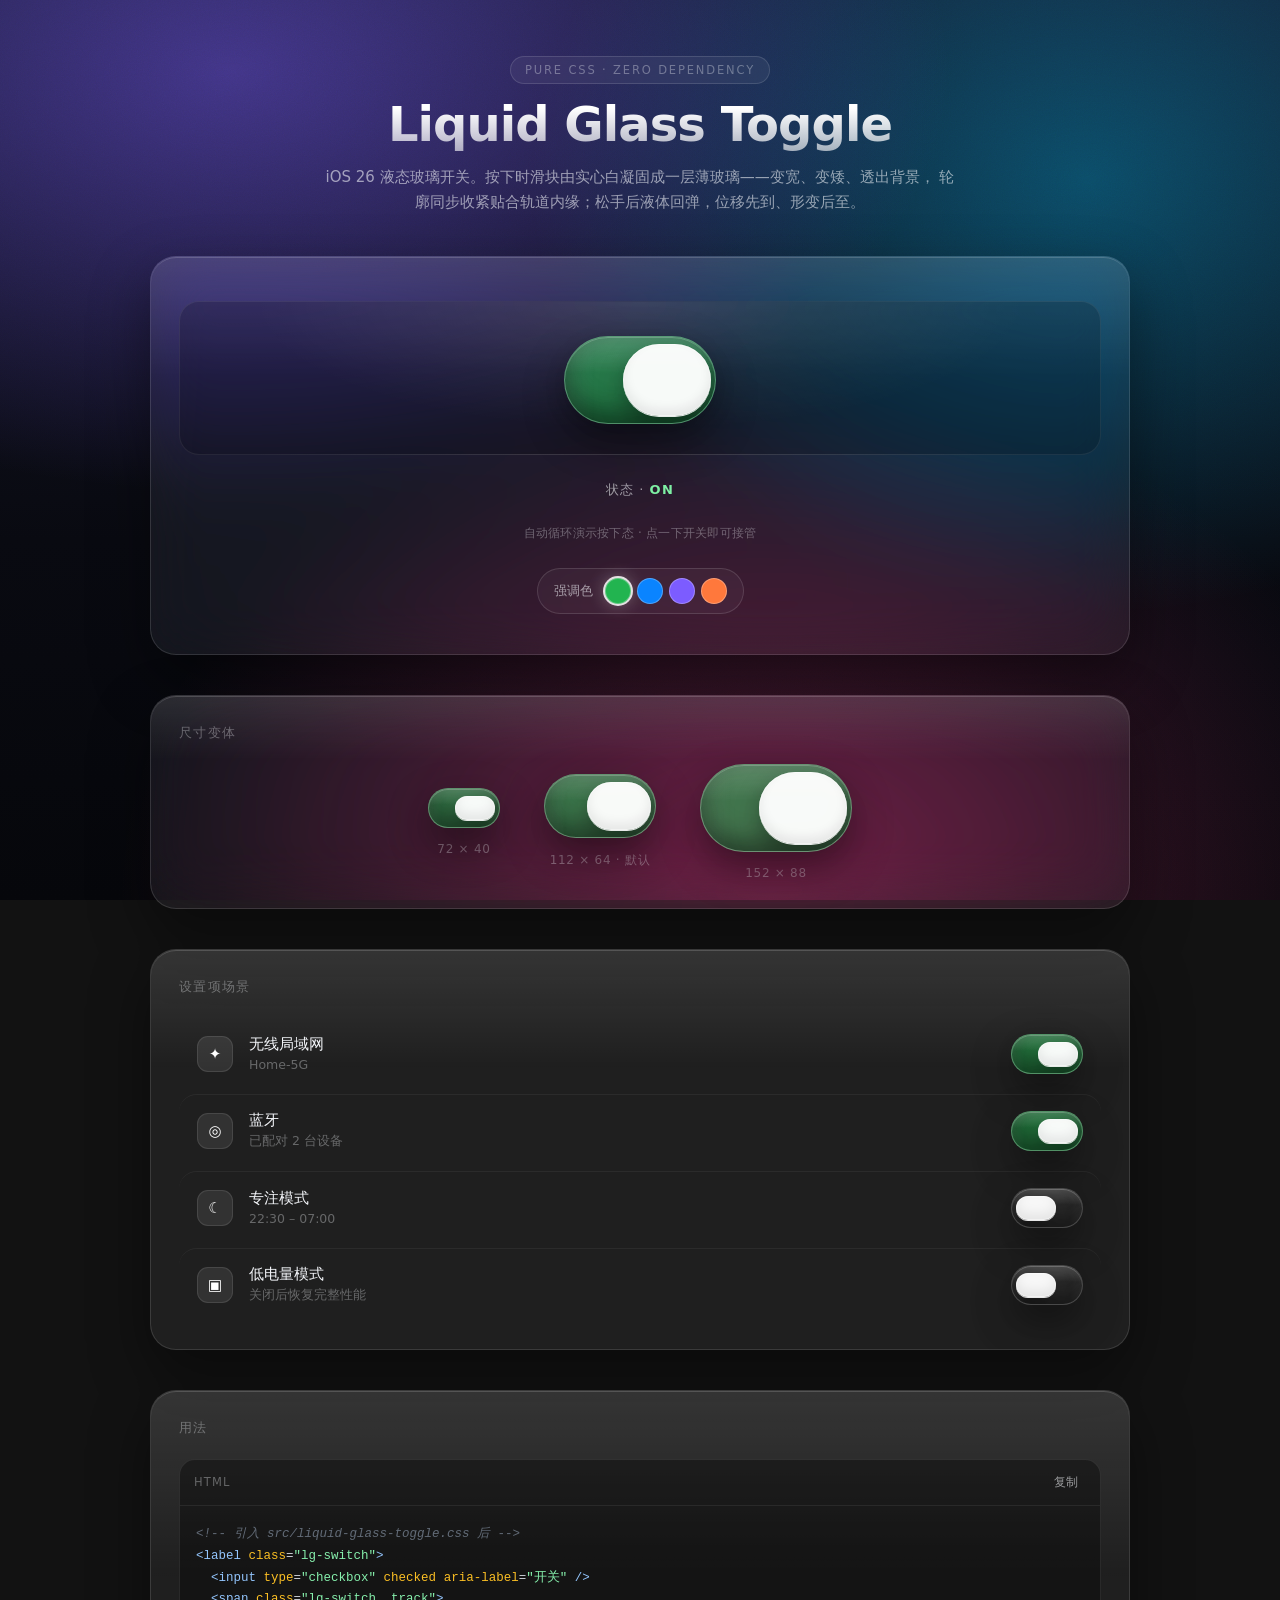
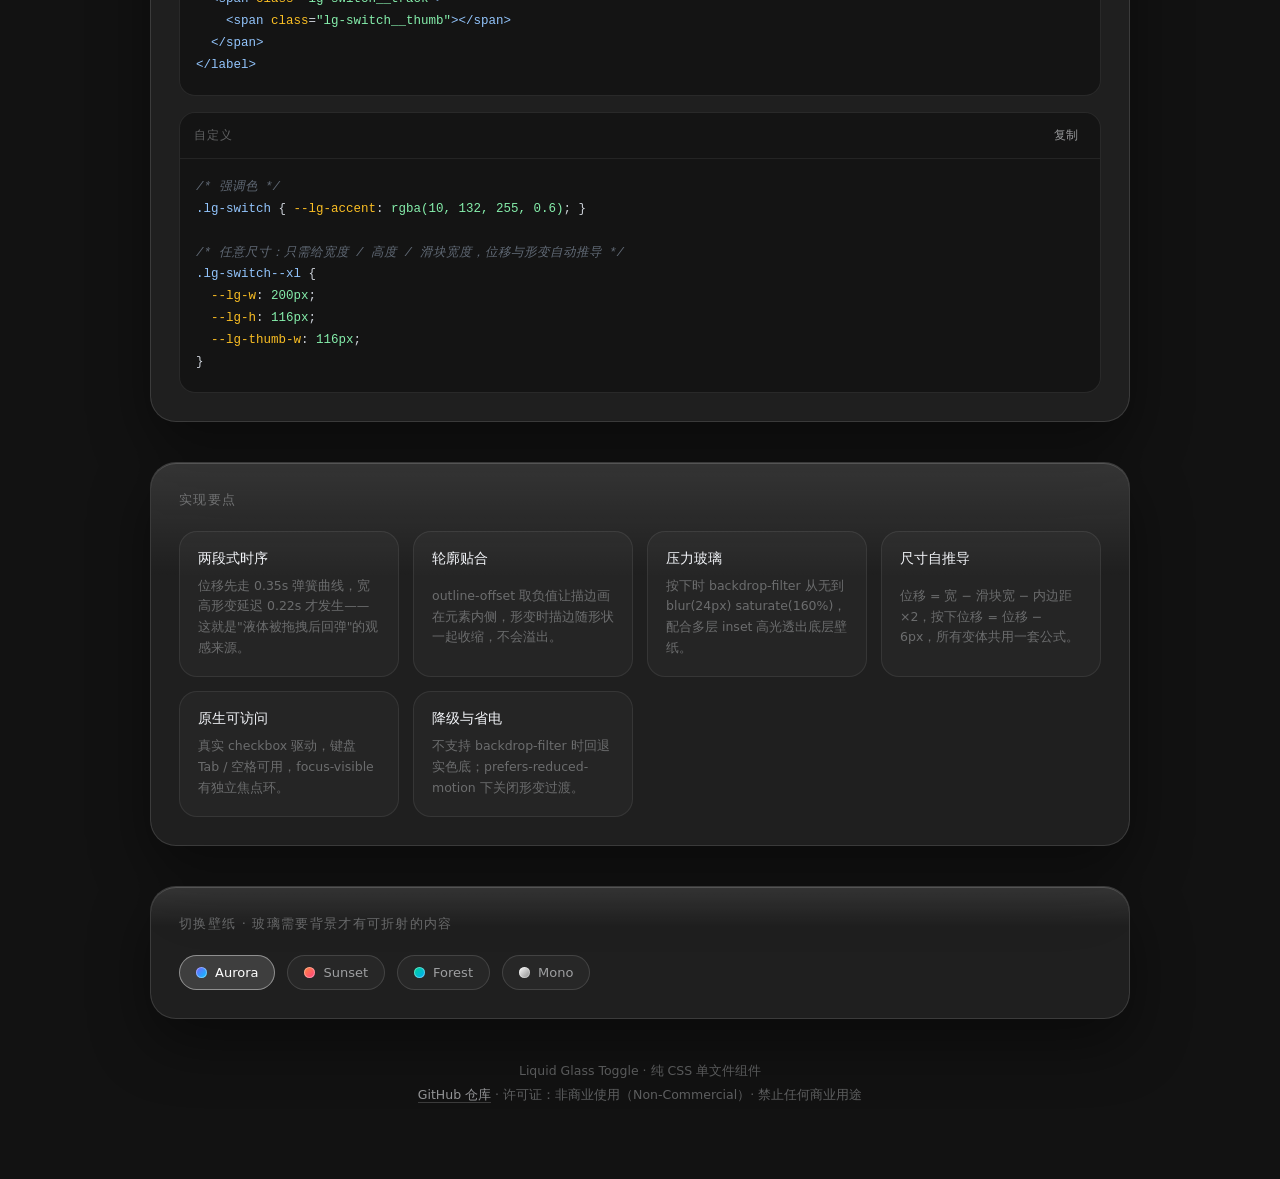
<file: index.html>
<!DOCTYPE html>
<html lang="zh-CN">
<head>
<meta charset="UTF-8" />
<meta name="viewport" content="width=device-width, initial-scale=1.0" />
<title>Liquid Glass Toggle — iOS 26 液态玻璃开关</title>
<meta name="description" content="纯 CSS 实现的 iOS 26 液态玻璃开关：按下时滑块液化收缩、玻璃化，并贴合轨道内边缘。零依赖，可键盘操作。" />
<meta name="theme-color" content="#090a0d" />
<link rel="stylesheet" href="src/liquid-glass-toggle.css" />
<style>
  *, *::before, *::after { margin: 0; padding: 0; box-sizing: border-box; }

  :root {
    color-scheme: dark;
    --ink: #f4f6fa;
    --muted: rgba(244, 246, 250, 0.58);
    --faint: rgba(244, 246, 250, 0.34);
    --glass: rgba(255, 255, 255, 0.055);
    --glass-strong: rgba(255, 255, 255, 0.09);
    --stroke: rgba(255, 255, 255, 0.13);
    --radius: 26px;
    --wp: radial-gradient(1200px 700px at 18% 8%, rgba(124, 92, 255, 0.45), transparent 60%),
          radial-gradient(900px 700px at 85% 20%, rgba(0, 200, 255, 0.32), transparent 62%),
          radial-gradient(1000px 800px at 60% 100%, rgba(255, 72, 148, 0.3), transparent 65%),
          linear-gradient(180deg, #14172a 0%, #080910 60%, #05060a 100%);
  }

  body[data-wp="sunset"] {
    --wp: radial-gradient(900px 700px at 12% 12%, rgba(255, 138, 61, 0.5), transparent 60%),
          radial-gradient(1000px 800px at 92% 18%, rgba(255, 61, 129, 0.42), transparent 62%),
          radial-gradient(900px 700px at 50% 105%, rgba(80, 60, 200, 0.42), transparent 66%),
          linear-gradient(180deg, #2a1220 0%, #120a12 60%, #070508 100%);
  }

  body[data-wp="forest"] {
    --wp: radial-gradient(1000px 700px at 15% 10%, rgba(0, 214, 143, 0.34), transparent 62%),
          radial-gradient(900px 800px at 88% 30%, rgba(0, 168, 255, 0.22), transparent 64%),
          radial-gradient(900px 700px at 45% 100%, rgba(120, 255, 190, 0.16), transparent 60%),
          linear-gradient(180deg, #0b1a16 0%, #06100d 60%, #040806 100%);
  }

  body[data-wp="mono"] {
    --wp: radial-gradient(900px 700px at 20% 10%, rgba(255, 255, 255, 0.14), transparent 62%),
          radial-gradient(800px 700px at 85% 22%, rgba(255, 255, 255, 0.09), transparent 62%),
          linear-gradient(180deg, #1a1c22 0%, #0b0c10 60%, #06070a 100%);
  }

  html { -webkit-text-size-adjust: 100%; }

  body {
    min-height: 100vh;
    font-family: -apple-system, BlinkMacSystemFont, "SF Pro Text", "Segoe UI",
                 "PingFang SC", "Microsoft YaHei", system-ui, sans-serif;
    color: var(--ink);
    background: var(--wp);
    background-attachment: fixed;
    transition: background 0.8s ease;
    padding: 56px 24px 72px;
    display: flex;
    flex-direction: column;
    align-items: center;
    gap: 40px;
    -webkit-font-smoothing: antialiased;
  }

  /* 细颗粒，让玻璃有可折射的细节 */
  body::after {
    content: "";
    position: fixed;
    inset: 0;
    pointer-events: none;
    opacity: 0.32;
    z-index: 0;
    background-image: url("data:image/svg+xml;utf8,%3Csvg xmlns='http://www.w3.org/2000/svg' width='160' height='160'%3E%3Cfilter id='n'%3E%3CfeTurbulence type='fractalNoise' baseFrequency='0.85' numOctaves='3'/%3E%3C/filter%3E%3Crect width='160' height='160' filter='url(%23n)' opacity='0.35'/%3E%3C/svg%3E");
    mix-blend-mode: overlay;
  }

  .shell { width: 100%; max-width: 980px; position: relative; z-index: 1; display: grid; gap: 40px; }

  /* ---------- 头部 ---------- */
  header { display: grid; gap: 14px; text-align: center; }

  .eyebrow {
    justify-self: center;
    font-size: 11.5px;
    letter-spacing: 0.16em;
    text-transform: uppercase;
    color: var(--faint);
    border: 1px solid var(--stroke);
    background: var(--glass);
    padding: 6px 14px;
    border-radius: 999px;
    backdrop-filter: blur(12px);
    -webkit-backdrop-filter: blur(12px);
  }

  h1 {
    font-size: clamp(30px, 6vw, 48px);
    line-height: 1.1;
    letter-spacing: -0.02em;
    font-weight: 600;
    background: linear-gradient(180deg, #ffffff 20%, rgba(255, 255, 255, 0.62) 100%);
    -webkit-background-clip: text;
    background-clip: text;
    color: transparent;
  }

  .sub { color: var(--muted); font-size: 15px; line-height: 1.7; max-width: 640px; justify-self: center; }

  /* ---------- 卡片 ---------- */
  .card {
    position: relative;
    border-radius: var(--radius);
    border: 1px solid var(--stroke);
    background: var(--glass);
    backdrop-filter: blur(28px) saturate(160%);
    -webkit-backdrop-filter: blur(28px) saturate(160%);
    box-shadow:
      inset 0 1px 0 rgba(255, 255, 255, 0.16),
      0 24px 60px rgba(0, 0, 0, 0.42);
    padding: 28px;
  }

  .card::before {
    content: "";
    position: absolute;
    inset: 0;
    border-radius: inherit;
    pointer-events: none;
    background: linear-gradient(180deg, rgba(255, 255, 255, 0.1), transparent 30%);
  }

  .card > * { position: relative; }

  .card h2 {
    font-size: 13px;
    font-weight: 500;
    letter-spacing: 0.1em;
    text-transform: uppercase;
    color: var(--faint);
    margin-bottom: 22px;
  }

  /* ---------- Hero ---------- */
  .hero { display: grid; gap: 26px; justify-items: center; text-align: center; padding: 44px 28px 40px; }

  .hero-stage {
    display: grid;
    place-items: center;
    width: 100%;
    padding: 34px 0 30px;
    border-radius: 20px;
    background:
      radial-gradient(60% 120% at 50% 0%, rgba(255, 255, 255, 0.1), transparent 70%),
      rgba(0, 0, 0, 0.18);
    border: 1px solid rgba(255, 255, 255, 0.07);
  }

  .state {
    font-size: 13px;
    letter-spacing: 0.08em;
    text-transform: uppercase;
    color: var(--muted);
    font-variant-numeric: tabular-nums;
  }

  .state strong { color: #7ef0a4; font-weight: 600; letter-spacing: 0.1em; }
  .state[data-on="0"] strong { color: var(--faint); }

  .hint { font-size: 12px; color: var(--faint); letter-spacing: 0.02em; }

  /* ---------- 尺寸行 ---------- */
  .sizes { display: flex; flex-wrap: wrap; align-items: center; justify-content: center; gap: 34px 44px; }

  .size { display: grid; justify-items: center; gap: 14px; }
  .size span { font-size: 12px; color: var(--faint); letter-spacing: 0.06em; }

  /* ---------- 设置列表 ---------- */
  .rows { display: grid; gap: 4px; }

  .row {
    display: flex;
    align-items: center;
    gap: 16px;
    padding: 16px 18px;
    border-radius: 18px;
    transition: background 0.25s ease;
  }

  .row:hover { background: rgba(255, 255, 255, 0.045); }

  .row + .row { border-top: 1px solid rgba(255, 255, 255, 0.055); }

  .icon {
    width: 36px; height: 36px;
    flex: 0 0 auto;
    border-radius: 11px;
    display: grid; place-items: center;
    background: rgba(255, 255, 255, 0.09);
    border: 1px solid rgba(255, 255, 255, 0.1);
    color: #fff;
    font-size: 15px;
  }

  .row-label { flex: 1 1 auto; display: grid; gap: 3px; }
  .row-label b { font-size: 15px; font-weight: 500; }
  .row-label small { font-size: 12.5px; color: var(--faint); }

  /* ---------- 控制条 ---------- */
  .controls { display: flex; flex-wrap: wrap; gap: 12px; align-items: center; }

  .chip {
    font: inherit;
    font-size: 13px;
    color: var(--muted);
    padding: 9px 16px;
    border-radius: 999px;
    border: 1px solid var(--stroke);
    background: rgba(255, 255, 255, 0.04);
    cursor: pointer;
    transition: color 0.2s, background 0.2s, border-color 0.2s, transform 0.15s;
    display: inline-flex; align-items: center; gap: 8px;
  }

  .chip:hover { color: var(--ink); background: rgba(255, 255, 255, 0.08); }
  .chip:active { transform: scale(0.97); }
  .chip[aria-pressed="true"] { color: #fff; border-color: rgba(255, 255, 255, 0.42); background: rgba(255, 255, 255, 0.14); }

  .dot { width: 11px; height: 11px; border-radius: 50%; box-shadow: inset 0 0 0 1px rgba(255, 255, 255, 0.35); }

  .swatches { display: inline-flex; gap: 6px; margin-left: 4px; }

  .swatch {
    width: 26px; height: 26px; border-radius: 50%; cursor: pointer; padding: 0;
    border: 1px solid rgba(255, 255, 255, 0.28);
    transition: transform 0.15s, box-shadow 0.2s;
  }
  .swatch:hover { transform: translateY(-2px); }
  .swatch[aria-pressed="true"] { box-shadow: 0 0 0 2px rgba(255, 255, 255, 0.85), 0 0 18px rgba(255, 255, 255, 0.35); }

  /* ---------- 代码块 ---------- */
  .snippet {
    position: relative;
    border-radius: 16px;
    border: 1px solid rgba(255, 255, 255, 0.09);
    background: rgba(0, 0, 0, 0.35);
    overflow: hidden;
  }

  .snippet-head {
    display: flex; justify-content: space-between; align-items: center;
    padding: 10px 14px;
    border-bottom: 1px solid rgba(255, 255, 255, 0.07);
    font-size: 11.5px;
    letter-spacing: 0.1em;
    text-transform: uppercase;
    color: var(--faint);
  }

  .copy {
    font: inherit; font-size: 12px; letter-spacing: 0;
    text-transform: none;
    color: var(--muted);
    background: transparent; border: 0; cursor: pointer;
    padding: 4px 8px; border-radius: 8px;
  }
  .copy:hover { color: #fff; background: rgba(255, 255, 255, 0.1); }

  pre {
    margin: 0;
    padding: 18px 16px;
    overflow-x: auto;
    font-family: ui-monospace, SFMono-Regular, "SF Mono", Menlo, Consolas, monospace;
    font-size: 12.5px;
    line-height: 1.75;
    color: rgba(226, 232, 240, 0.9);
    tab-size: 2;
  }

  .k { color: #93c5fd; }
  .a { color: #fbbf24; }
  .s { color: #86efac; }
  .c { color: rgba(148, 163, 184, 0.6); font-style: italic; }

  /* ---------- 特性 ---------- */
  .features { display: grid; grid-template-columns: repeat(auto-fit, minmax(200px, 1fr)); gap: 14px; }

  .feature {
    padding: 18px;
    border-radius: 18px;
    border: 1px solid rgba(255, 255, 255, 0.08);
    background: rgba(255, 255, 255, 0.03);
    display: grid; gap: 8px;
  }
  .feature b { font-size: 14px; font-weight: 500; }
  .feature p { font-size: 12.5px; line-height: 1.65; color: var(--faint); }

  /* ---------- 页脚 ---------- */
  footer {
    text-align: center;
    font-size: 12.5px;
    line-height: 1.9;
    color: var(--faint);
  }
  footer a { color: var(--muted); text-decoration: none; border-bottom: 1px solid rgba(255, 255, 255, 0.18); }
  footer a:hover { color: #fff; border-color: rgba(255, 255, 255, 0.5); }

  @media (max-width: 560px) {
    body { padding: 32px 14px 48px; }
    .card { padding: 20px; border-radius: 22px; }
    .hero { padding: 32px 18px 28px; }
    .row { padding: 14px 12px; }
  }
</style>
</head>
<body data-wp="aurora">

<div class="shell">

  <header>
    <span class="eyebrow">Pure CSS · Zero Dependency</span>
    <h1>Liquid Glass Toggle</h1>
    <p class="sub">
      iOS 26 液态玻璃开关。按下时滑块由实心白凝固成一层薄玻璃——变宽、变矮、透出背景，
      轮廓同步收紧贴合轨道内缘；松手后液体回弹，位移先到、形变后至。
    </p>
  </header>

  <!-- Hero -->
  <section class="card hero">
    <div class="hero-stage">
      <label class="lg-switch lg-switch--lg" data-demo="hero">
        <input type="checkbox" checked aria-label="主开关" />
        <span class="lg-switch__track">
          <span class="lg-switch__thumb"></span>
        </span>
      </label>
    </div>
    <p class="state" id="heroState" data-on="1">状态 · <strong>ON</strong></p>
    <p class="hint" id="heroHint">自动循环演示按下态 · 点一下开关即可接管</p>
    <div class="controls">
      <span class="chip" style="cursor:default">
        强调色
        <span class="swatches" role="group" aria-label="强调色">
          <button class="swatch" data-accent="rgba(34, 180, 80, 0.55)" style="background:#22b450" aria-pressed="true" aria-label="绿色"></button>
          <button class="swatch" data-accent="rgba(10, 132, 255, 0.6)" style="background:#0a84ff" aria-pressed="false" aria-label="蓝色"></button>
          <button class="swatch" data-accent="rgba(124, 92, 255, 0.6)" style="background:#7c5cff" aria-pressed="false" aria-label="紫色"></button>
          <button class="swatch" data-accent="rgba(255, 120, 60, 0.6)" style="background:#ff783c" aria-pressed="false" aria-label="橙色"></button>
        </span>
      </span>
    </div>
  </section>

  <!-- 尺寸 -->
  <section class="card">
    <h2>尺寸变体</h2>
    <div class="sizes">
      <div class="size">
        <label class="lg-switch lg-switch--sm">
          <input type="checkbox" checked aria-label="小号开关" />
          <span class="lg-switch__track"><span class="lg-switch__thumb"></span></span>
        </label>
        <span>72 × 40</span>
      </div>
      <div class="size">
        <label class="lg-switch">
          <input type="checkbox" checked aria-label="标准开关" />
          <span class="lg-switch__track"><span class="lg-switch__thumb"></span></span>
        </label>
        <span>112 × 64 · 默认</span>
      </div>
      <div class="size">
        <label class="lg-switch lg-switch--lg">
          <input type="checkbox" checked aria-label="大号开关" />
          <span class="lg-switch__track"><span class="lg-switch__thumb"></span></span>
        </label>
        <span>152 × 88</span>
      </div>
    </div>
  </section>

  <!-- 设置列表 -->
  <section class="card">
    <h2>设置项场景</h2>
    <div class="rows">
      <div class="row">
        <span class="icon">✦</span>
        <span class="row-label"><b>无线局域网</b><small>Home-5G</small></span>
        <label class="lg-switch lg-switch--sm">
          <input type="checkbox" checked aria-label="无线局域网" />
          <span class="lg-switch__track"><span class="lg-switch__thumb"></span></span>
        </label>
      </div>
      <div class="row">
        <span class="icon">◎</span>
        <span class="row-label"><b>蓝牙</b><small>已配对 2 台设备</small></span>
        <label class="lg-switch lg-switch--sm">
          <input type="checkbox" checked aria-label="蓝牙" />
          <span class="lg-switch__track"><span class="lg-switch__thumb"></span></span>
        </label>
      </div>
      <div class="row">
        <span class="icon">☾</span>
        <span class="row-label"><b>专注模式</b><small>22:30 – 07:00</small></span>
        <label class="lg-switch lg-switch--sm">
          <input type="checkbox" aria-label="专注模式" />
          <span class="lg-switch__track"><span class="lg-switch__thumb"></span></span>
        </label>
      </div>
      <div class="row">
        <span class="icon">▣</span>
        <span class="row-label"><b>低电量模式</b><small>关闭后恢复完整性能</small></span>
        <label class="lg-switch lg-switch--sm">
          <input type="checkbox" aria-label="低电量模式" />
          <span class="lg-switch__track"><span class="lg-switch__thumb"></span></span>
        </label>
      </div>
    </div>
  </section>

  <!-- 用法 -->
  <section class="card">
    <h2>用法</h2>
    <div class="snippet">
      <div class="snippet-head">
        <span>HTML</span>
        <button class="copy" data-copy="markup">复制</button>
      </div>
<pre id="markup"><span class="c">&lt;!-- 引入 src/liquid-glass-toggle.css 后 --&gt;</span>
<span class="k">&lt;label</span> <span class="a">class</span>=<span class="s">"lg-switch"</span><span class="k">&gt;</span>
  <span class="k">&lt;input</span> <span class="a">type</span>=<span class="s">"checkbox"</span> <span class="a">checked</span> <span class="a">aria-label</span>=<span class="s">"开关"</span> <span class="k">/&gt;</span>
  <span class="k">&lt;span</span> <span class="a">class</span>=<span class="s">"lg-switch__track"</span><span class="k">&gt;</span>
    <span class="k">&lt;span</span> <span class="a">class</span>=<span class="s">"lg-switch__thumb"</span><span class="k">&gt;&lt;/span&gt;</span>
  <span class="k">&lt;/span&gt;</span>
<span class="k">&lt;/label&gt;</span></pre>
    </div>

    <div class="snippet" style="margin-top:16px">
      <div class="snippet-head">
        <span>自定义</span>
        <button class="copy" data-copy="css">复制</button>
      </div>
<pre id="css"><span class="c">/* 强调色 */</span>
<span class="k">.lg-switch</span> { <span class="a">--lg-accent</span>: <span class="s">rgba(10, 132, 255, 0.6)</span>; }

<span class="c">/* 任意尺寸：只需给宽度 / 高度 / 滑块宽度，位移与形变自动推导 */</span>
<span class="k">.lg-switch--xl</span> {
  <span class="a">--lg-w</span>: <span class="s">200px</span>;
  <span class="a">--lg-h</span>: <span class="s">116px</span>;
  <span class="a">--lg-thumb-w</span>: <span class="s">116px</span>;
}</pre>
    </div>
  </section>

  <!-- 特性 -->
  <section class="card">
    <h2>实现要点</h2>
    <div class="features">
      <div class="feature"><b>两段式时序</b><p>位移先走 0.35s 弹簧曲线，宽高形变延迟 0.22s 才发生——这就是"液体被拖拽后回弹"的观感来源。</p></div>
      <div class="feature"><b>轮廓贴合</b><p>outline-offset 取负值让描边画在元素内侧，形变时描边随形状一起收缩，不会溢出。</p></div>
      <div class="feature"><b>压力玻璃</b><p>按下时 backdrop-filter 从无到 blur(24px) saturate(160%)，配合多层 inset 高光透出底层壁纸。</p></div>
      <div class="feature"><b>尺寸自推导</b><p>位移 = 宽 − 滑块宽 − 内边距×2，按下位移 = 位移 − 6px，所有变体共用一套公式。</p></div>
      <div class="feature"><b>原生可访问</b><p>真实 checkbox 驱动，键盘 Tab / 空格可用，focus-visible 有独立焦点环。</p></div>
      <div class="feature"><b>降级与省电</b><p>不支持 backdrop-filter 时回退实色底；prefers-reduced-motion 下关闭形变过渡。</p></div>
    </div>
  </section>

  <section class="card">
    <h2>切换壁纸 · 玻璃需要背景才有可折射的内容</h2>
    <div class="controls">
      <button class="chip" data-wp="aurora" aria-pressed="true"><span class="dot" style="background:linear-gradient(135deg,#7c5cff,#00c8ff)"></span>Aurora</button>
      <button class="chip" data-wp="sunset" aria-pressed="false"><span class="dot" style="background:linear-gradient(135deg,#ff8a3d,#ff3d81)"></span>Sunset</button>
      <button class="chip" data-wp="forest" aria-pressed="false"><span class="dot" style="background:linear-gradient(135deg,#00d68f,#00a8ff)"></span>Forest</button>
      <button class="chip" data-wp="mono" aria-pressed="false"><span class="dot" style="background:linear-gradient(135deg,#ffffff,#888)"></span>Mono</button>
    </div>
  </section>

  <footer>
    Liquid Glass Toggle · 纯 CSS 单文件组件<br />
    <a href="https://github.com/OStarsO/liquid-glass-toggle">GitHub 仓库</a> ·
    许可证：非商业使用（Non-Commercial）· 禁止任何商业用途
  </footer>

</div>

<script>
  // Hero 状态文字 + 自动循环演示按下态
  const hero = document.querySelector('[data-demo="hero"]');
  const heroInput = hero.querySelector('input');
  const state = document.getElementById('heroState');
  const hint = document.getElementById('heroHint');
  let demoOwned = true;

  function syncHero() {
    const on = heroInput.checked;
    state.dataset.on = on ? '1' : '0';
    state.innerHTML = '状态 · <strong>' + (on ? 'ON' : 'OFF') + '</strong>';
  }

  hero.addEventListener('change', syncHero);

  ['pointerdown', 'keydown'].forEach((evt) => {
    hero.addEventListener(evt, () => {
      demoOwned = false;
      hint.textContent = '已接管 · 自己按一按看看液态回弹';
    }, { once: true });
  });

  const reduceMotion = window.matchMedia('(prefers-reduced-motion: reduce)').matches;
  if (!reduceMotion) {
    setInterval(() => {
      if (!demoOwned) return;
      hero.classList.add('is-pressing');
      setTimeout(() => {
        hero.classList.remove('is-pressing');
        if (!demoOwned) return;
        heroInput.checked = !heroInput.checked;
        syncHero();
      }, 260);
    }, 3200);
  }

  // 强调色
  document.querySelectorAll('.swatch').forEach((btn) => {
    btn.addEventListener('click', () => {
      const value = btn.dataset.accent;
      document.querySelectorAll('.lg-switch').forEach((el) => el.style.setProperty('--lg-accent', value));
      document.querySelectorAll('.swatch').forEach((b) => b.setAttribute('aria-pressed', String(b === btn)));
    });
  });

  // 壁纸
  document.querySelectorAll('[data-wp]').forEach((btn) => {
    btn.addEventListener('click', () => {
      document.body.dataset.wp = btn.dataset.wp;
      document.querySelectorAll('[data-wp]').forEach((b) => b.setAttribute('aria-pressed', String(b === btn)));
    });
  });

  // 复制
  document.querySelectorAll('.copy').forEach((btn) => {
    btn.addEventListener('click', async () => {
      const text = document.getElementById(btn.dataset.copy).innerText;
      try {
        await navigator.clipboard.writeText(text);
        const label = btn.textContent;
        btn.textContent = '已复制';
        setTimeout(() => { btn.textContent = label; }, 1400);
      } catch (_) {
        btn.textContent = '复制失败';
      }
    });
  });
</script>

</body>
</html>
</file>
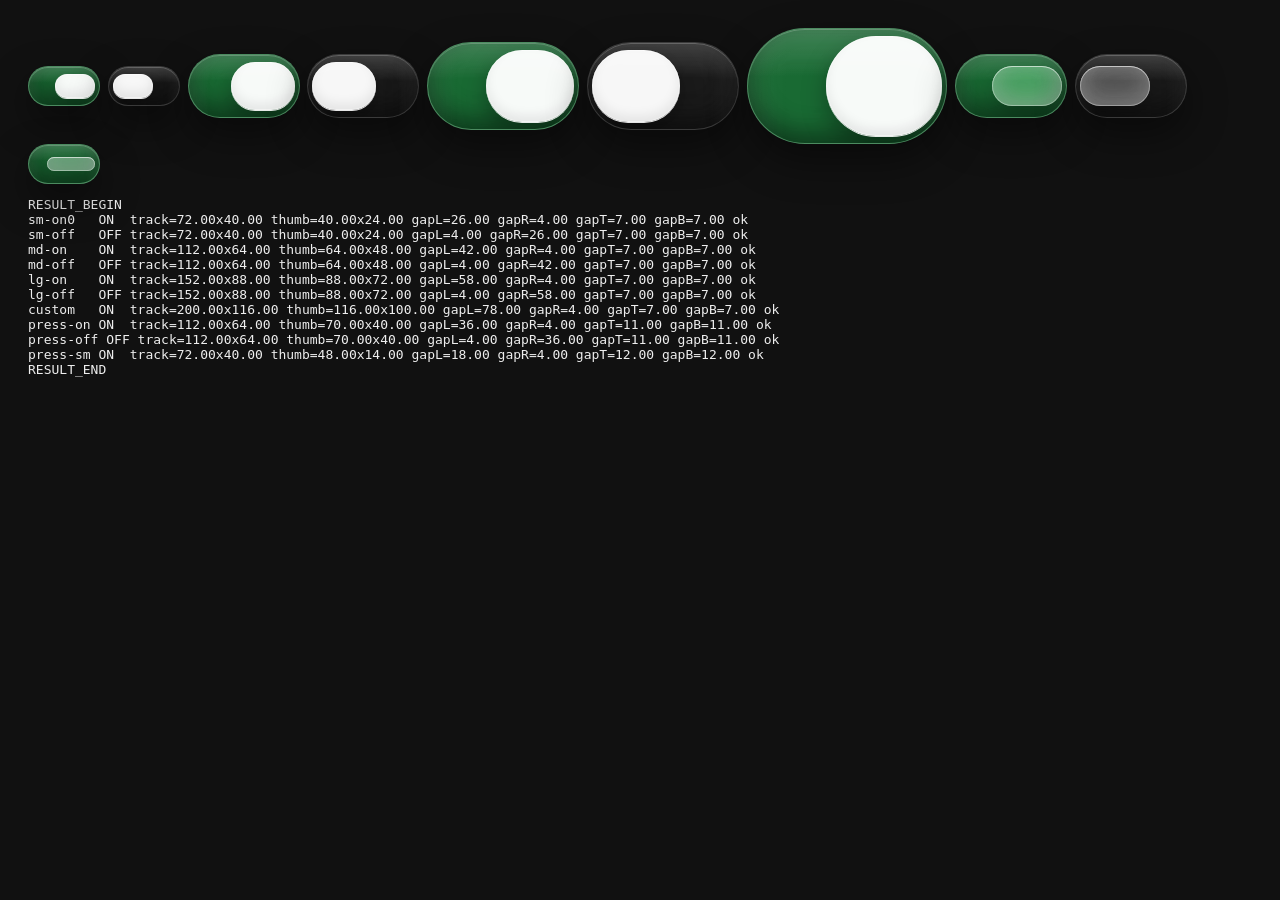
<file: tests/geometry-check.html>
<!DOCTYPE html>
<html lang="zh-CN">
<head>
<meta charset="UTF-8" />
<title>geometry check</title>
<link rel="stylesheet" href="../src/liquid-glass-toggle.css" />
<style>body{background:#111;color:#eee;font:13px ui-monospace,monospace;padding:20px}</style>
</head>
<body>
<label class="lg-switch lg-switch--sm"><input type="checkbox" checked /><span class="lg-switch__track"><span class="lg-switch__thumb"></span></span></label>
<label class="lg-switch lg-switch--sm" data-case="sm-off"><input type="checkbox" /><span class="lg-switch__track"><span class="lg-switch__thumb"></span></span></label>
<label class="lg-switch" data-case="md-on"><input type="checkbox" checked /><span class="lg-switch__track"><span class="lg-switch__thumb"></span></span></label>
<label class="lg-switch" data-case="md-off"><input type="checkbox" /><span class="lg-switch__track"><span class="lg-switch__thumb"></span></span></label>
<label class="lg-switch lg-switch--lg" data-case="lg-on"><input type="checkbox" checked /><span class="lg-switch__track"><span class="lg-switch__thumb"></span></span></label>
<label class="lg-switch lg-switch--lg" data-case="lg-off"><input type="checkbox" /><span class="lg-switch__track"><span class="lg-switch__thumb"></span></span></label>
<label class="lg-switch lg-switch--xl" data-case="custom" style="--lg-w:200px;--lg-h:116px;--lg-thumb-w:116px"><input type="checkbox" checked /><span class="lg-switch__track"><span class="lg-switch__thumb"></span></span></label>
<label class="lg-switch is-pressing" data-case="press-on"><input type="checkbox" checked /><span class="lg-switch__track"><span class="lg-switch__thumb"></span></span></label>
<label class="lg-switch is-pressing" data-case="press-off"><input type="checkbox" /><span class="lg-switch__track"><span class="lg-switch__thumb"></span></span></label>
<label class="lg-switch lg-switch--sm is-pressing" data-case="press-sm" style="--lg-press:8px;--lg-press-shorten:10px"><input type="checkbox" checked /><span class="lg-switch__track"><span class="lg-switch__thumb"></span></span></label>
<pre id="out">pending</pre>
<script>
  const out = [];
  document.querySelectorAll('.lg-switch').forEach((el, i) => {
    const tr = el.querySelector('.lg-switch__track');
    const th = el.querySelector('.lg-switch__thumb');
    const cs = getComputedStyle(tr);
    const bw = parseFloat(cs.borderLeftWidth) || 0;
    const r = tr.getBoundingClientRect();
    const t = th.getBoundingClientRect();
    const name = el.dataset.case || ('sm-on' + i);
    const state = el.querySelector('input').checked ? 'ON ' : 'OFF';
    const overflow = (t.right > r.right - bw + 0.01) || (t.left < r.left + bw - 0.01) ? 'OVERFLOW' : 'ok';
    out.push([
      name.padEnd(8),
      state,
      'track=' + r.width.toFixed(2) + 'x' + r.height.toFixed(2),
      'thumb=' + t.width.toFixed(2) + 'x' + t.height.toFixed(2),
      'gapL=' + (t.left - r.left - bw).toFixed(2),
      'gapR=' + (r.right - bw - t.right).toFixed(2),
      'gapT=' + (t.top - r.top - bw).toFixed(2),
      'gapB=' + (r.bottom - bw - t.bottom).toFixed(2),
      overflow
    ].join(' '));
  });
  document.getElementById('out').textContent = 'RESULT_BEGIN\n' + out.join('\n') + '\nRESULT_END';
</script>
</body>
</html>
</file>
<file: src/liquid-glass-toggle.css>
/* ==========================================================================
   Liquid Glass Toggle —— iOS 26 风格液态玻璃开关
   纯 CSS，零依赖。按下时滑块液化收缩、玻璃化并贴合轨道内边缘。
   许可证：Non-Commercial（见 LICENSE / README）
   ========================================================================== */

.lg-switch {
  /* ---- 尺寸 ---- */
  --lg-w: 112px;
  --lg-h: 64px;
  --lg-thumb-w: 64px;
  --lg-pad: 4px;
  --lg-border: 1px;

  /* ---- 配色 ---- */
  --lg-accent: rgba(34, 180, 80, 0.55);
  --lg-accent-stroke: rgba(255, 255, 255, 0.22);

  /* ---- 派生量（不要手改） ---- */
  /* 轨道内容宽 = W - 边框×2，滑块位移到最右时左右各留 --lg-pad */
  --lg-travel: calc(var(--lg-w) - var(--lg-thumb-w) - var(--lg-pad) * 2 - var(--lg-border) * 2);
  --lg-thumb-h: calc(var(--lg-h) - var(--lg-pad) * 2 - 8px);
  --lg-press: 6px;
  --lg-press-shorten: 8px;

  position: relative;
  display: inline-block;
  width: var(--lg-w);
  height: var(--lg-h);
  cursor: pointer;
  -webkit-tap-highlight-color: transparent;
  vertical-align: middle;
  user-select: none;
}

/* 尺寸变体 */
.lg-switch--sm {
  --lg-w: 72px;
  --lg-h: 40px;
  --lg-thumb-w: 40px;
}

.lg-switch--lg {
  --lg-w: 152px;
  --lg-h: 88px;
  --lg-thumb-w: 88px;
}

/* 原生 checkbox：可聚焦、可键盘操作，视觉完全隐藏 */
.lg-switch > input {
  position: absolute;
  inset: 0;
  opacity: 0;
  width: 100%;
  height: 100%;
  margin: 0;
  cursor: pointer;
  appearance: none;
}

/* ---- 轨道 ---- */
.lg-switch__track {
  position: absolute;
  inset: 0;
  border-radius: 999px;
  background: rgba(255, 255, 255, 0.045);
  border: var(--lg-border) solid rgba(255, 255, 255, 0.14);
  box-shadow:
    inset 0 1px 0 rgba(255, 255, 255, 0.2),
    inset 0 -10px 24px rgba(0, 0, 0, 0.45),
    0 16px 40px rgba(0, 0, 0, 0.45);
  backdrop-filter: blur(20px);
  -webkit-backdrop-filter: blur(20px);
  overflow: hidden;
  transition:
    background 0.35s cubic-bezier(0.4, 0, 0.2, 1),
    border-color 0.35s ease;
  pointer-events: none;
}

/* 玻璃高光：上缘亮带 + 左右侧向反光 */
.lg-switch__track::before {
  content: "";
  position: absolute;
  inset: 0;
  border-radius: inherit;
  pointer-events: none;
  background:
    linear-gradient(180deg, rgba(255, 255, 255, 0.18), rgba(255, 255, 255, 0.02) 38%, transparent 42%),
    linear-gradient(90deg, rgba(255, 255, 255, 0.05), transparent 20%, transparent 80%, rgba(255, 255, 255, 0.05));
}

.lg-switch > input:checked + .lg-switch__track {
  background: var(--lg-accent);
  border-color: var(--lg-accent-stroke);
}

/* ---- 滑块 ---- */
.lg-switch__thumb {
  position: absolute;
  top: 50%;
  left: var(--lg-pad);
  width: var(--lg-thumb-w);
  height: var(--lg-thumb-h);
  border-radius: 999px;
  transform: translateY(-50%);
  background: rgba(255, 255, 255, 0.97);
  box-shadow:
    0 1px 0 rgba(255, 255, 255, 0.9),
    0 10px 24px rgba(0, 0, 0, 0.35),
    inset 0 -6px 12px rgba(0, 0, 0, 0.08);
  /* 常态：轮廓向内贴合白色边缘 */
  outline: 1.5px solid rgba(255, 255, 255, 0.45);
  outline-offset: -1.5px;
  z-index: 2;
  pointer-events: none;
  display: grid;
  place-items: center;
  will-change: transform, width, height;

  /* 位移先走，形变后到，模拟液体被拖拽后回弹 */
  transition:
    transform 0.35s cubic-bezier(0.34, 1.42, 0.64, 1) 0s,
    width 0.2s cubic-bezier(0.34, 1.42, 0.64, 1) 0.22s,
    height 0.2s cubic-bezier(0.34, 1.42, 0.64, 1) 0.22s,
    background 0.18s ease 0.22s,
    box-shadow 0.18s ease 0.22s,
    backdrop-filter 0.18s ease 0.22s,
    outline 0.18s ease 0.22s,
    outline-offset 0.18s ease 0.22s;
}

.lg-switch > input:checked + .lg-switch__track .lg-switch__thumb {
  transform: translate(var(--lg-travel), -50%);
}

/* 按下：液化——变宽变矮、透出背景、内发光、轮廓同步收紧
   .is-pressing 供脚本/演示复用同一套按下态 */
.lg-switch:active .lg-switch__thumb,
.lg-switch.is-pressing .lg-switch__thumb {
  width: calc(var(--lg-thumb-w) + var(--lg-press));
  height: calc(var(--lg-thumb-h) - var(--lg-press-shorten));
  background: rgba(255, 255, 255, 0.22);
  backdrop-filter: blur(24px) saturate(160%);
  -webkit-backdrop-filter: blur(24px) saturate(160%);
  box-shadow:
    inset 0 1px 0 rgba(255, 255, 255, 0.4),
    inset 0 -10px 22px rgba(255, 255, 255, 0.18),
    inset 0 0 28px rgba(255, 255, 255, 0.12),
    0 12px 30px rgba(0, 0, 0, 0.35);
  outline: 1px solid rgba(255, 255, 255, 0.35);
  outline-offset: -1px;
  transition:
    transform 0.12s ease 0s,
    width 0.12s ease 0s,
    height 0.12s ease 0s,
    background 0.12s ease 0s,
    box-shadow 0.12s ease 0s,
    backdrop-filter 0.12s ease 0s,
    outline 0.12s ease 0s,
    outline-offset 0.12s ease 0s;
}

/* 按下 + 开启：位移随宽度收缩一起回退，右侧始终贴合 */
.lg-switch:active > input:checked + .lg-switch__track .lg-switch__thumb,
.lg-switch.is-pressing > input:checked + .lg-switch__track .lg-switch__thumb {
  transform: translate(calc(var(--lg-travel) - var(--lg-press)), -50%);
}

/* ---- 可达性 ---- */
.lg-switch > input:focus-visible + .lg-switch__track {
  outline: 2px solid rgba(255, 255, 255, 0.75);
  outline-offset: 4px;
}

@media (prefers-reduced-motion: reduce) {
  .lg-switch__track,
  .lg-switch__thumb,
  .lg-switch:active .lg-switch__thumb,
  .lg-switch.is-pressing .lg-switch__thumb {
    transition-duration: 0.01ms !important;
    transition-delay: 0s !important;
  }
}

/* 不支持 backdrop-filter 时，用更实的底色兜底 */
@supports not ((backdrop-filter: blur(1px)) or (-webkit-backdrop-filter: blur(1px))) {
  .lg-switch__track {
    background: rgba(20, 22, 28, 0.72);
  }
  .lg-switch:active .lg-switch__thumb {
    background: rgba(60, 64, 74, 0.85);
  }
}
</file>
